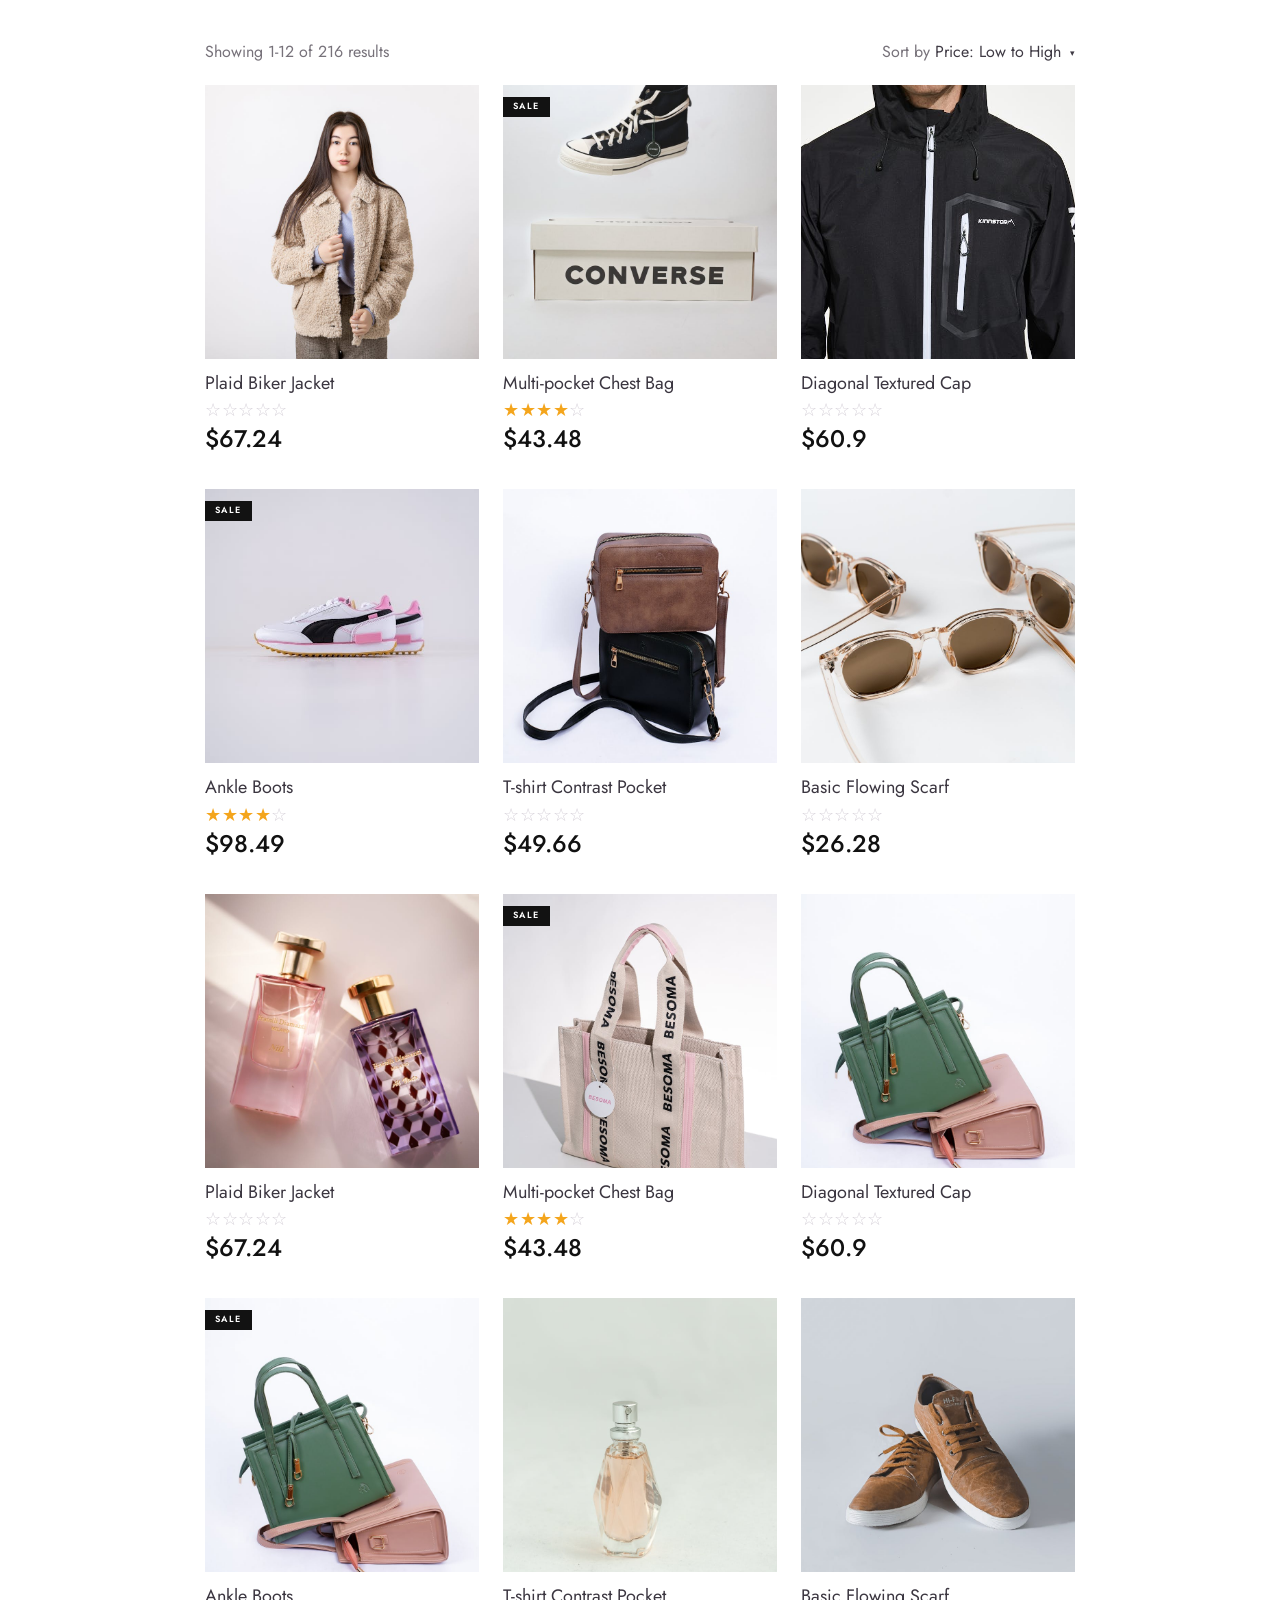
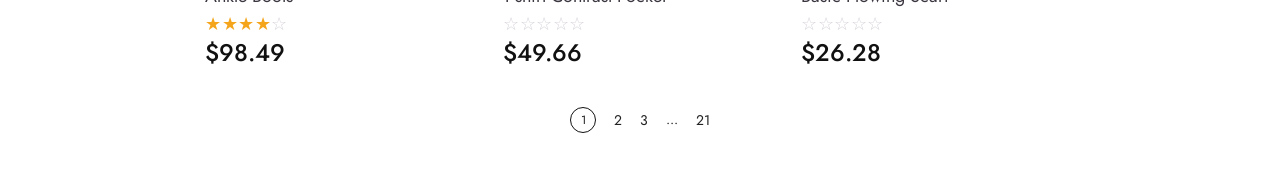
<file: 19-Position/index.html>
<!DOCTYPE html>
<html lang="en">
<head>
  <meta charset="UTF-8">
  <meta name="viewport" content="width=device-width, initial-scale=1.0">
  <title>Fashion Products</title>
  <link rel="stylesheet" href="public/css/global.css">
</head>
<body>
  <main class="catalog-page">
    <div class="page-shell">
      <div class="top-bar">
        <p class="results-text">Showing 1-12 of 216 results</p>
        <p class="sort-text">Sort by <span>Price: Low to High</span> <span class="caret">&#9662;</span></p>
      </div>

      <div class="product-list">
        <article class="product-card">
          <div class="product-image">
            <img src="public/images/product-1.jpg" alt="Plaid biker jacket">
          </div>
          <h3 class="product-title">Plaid Biker Jacket</h3>
          <div class="rating rating-empty">
            <span>&#9734;</span><span>&#9734;</span><span>&#9734;</span><span>&#9734;</span><span>&#9734;</span>
          </div>
          <p class="price">$67.24</p>
        </article>

        <article class="product-card">
          <div class="product-image">
            <span class="sale-badge">SALE</span>
            <img src="public/images/product-2.jpg" alt="Multi-pocket chest bag">
          </div>
          <h3 class="product-title">Multi-pocket Chest Bag</h3>
          <div class="rating rating-filled">
            <span>&#9733;</span><span>&#9733;</span><span>&#9733;</span><span>&#9733;</span><span class="muted">&#9734;</span>
          </div>
          <p class="price">$43.48</p>
        </article>

        <article class="product-card">
          <div class="product-image">
            <img src="public/images/product-3.jpg" alt="Diagonal textured cap">
          </div>
          <h3 class="product-title">Diagonal Textured Cap</h3>
          <div class="rating rating-empty">
            <span>&#9734;</span><span>&#9734;</span><span>&#9734;</span><span>&#9734;</span><span>&#9734;</span>
          </div>
          <p class="price">$60.9</p>
        </article>

        <article class="product-card">
          <div class="product-image">
            <span class="sale-badge">SALE</span>
            <img src="public/images/product-4.jpg" alt="Ankle boots">
          </div>
          <h3 class="product-title">Ankle Boots</h3>
          <div class="rating rating-filled">
            <span>&#9733;</span><span>&#9733;</span><span>&#9733;</span><span>&#9733;</span><span class="muted">&#9734;</span>
          </div>
          <p class="price">$98.49</p>
        </article>

        <article class="product-card">
          <div class="product-image">
            <img src="public/images/product-5.jpg" alt="T-shirt contrast pocket">
          </div>
          <h3 class="product-title">T-shirt Contrast Pocket</h3>
          <div class="rating rating-empty">
            <span>&#9734;</span><span>&#9734;</span><span>&#9734;</span><span>&#9734;</span><span>&#9734;</span>
          </div>
          <p class="price">$49.66</p>
        </article>

        <article class="product-card">
          <div class="product-image">
            <img src="public/images/product-6.jpg" alt="Basic flowing scarf">
          </div>
          <h3 class="product-title">Basic Flowing Scarf</h3>
          <div class="rating rating-empty">
            <span>&#9734;</span><span>&#9734;</span><span>&#9734;</span><span>&#9734;</span><span>&#9734;</span>
          </div>
          <p class="price">$26.28</p>
        </article>

        <article class="product-card">
          <div class="product-image">
            <img src="public/images/product-7.jpg" alt="Plaid biker jacket">
          </div>
          <h3 class="product-title">Plaid Biker Jacket</h3>
          <div class="rating rating-empty">
            <span>&#9734;</span><span>&#9734;</span><span>&#9734;</span><span>&#9734;</span><span>&#9734;</span>
          </div>
          <p class="price">$67.24</p>
        </article>

        <article class="product-card">
          <div class="product-image">
            <span class="sale-badge">SALE</span>
            <img src="public/images/product-8.jpg" alt="Multi-pocket chest bag">
          </div>
          <h3 class="product-title">Multi-pocket Chest Bag</h3>
          <div class="rating rating-filled">
            <span>&#9733;</span><span>&#9733;</span><span>&#9733;</span><span>&#9733;</span><span class="muted">&#9734;</span>
          </div>
          <p class="price">$43.48</p>
        </article>

        <article class="product-card">
          <div class="product-image">
            <img src="public/images/product-9.jpg" alt="Diagonal textured cap">
          </div>
          <h3 class="product-title">Diagonal Textured Cap</h3>
          <div class="rating rating-empty">
            <span>&#9734;</span><span>&#9734;</span><span>&#9734;</span><span>&#9734;</span><span>&#9734;</span>
          </div>
          <p class="price">$60.9</p>
        </article>

        <article class="product-card">
          <div class="product-image">
            <span class="sale-badge">SALE</span>
            <img src="public/images/product-10.jpg" alt="Ankle boots">
          </div>
          <h3 class="product-title">Ankle Boots</h3>
          <div class="rating rating-filled">
            <span>&#9733;</span><span>&#9733;</span><span>&#9733;</span><span>&#9733;</span><span class="muted">&#9734;</span>
          </div>
          <p class="price">$98.49</p>
        </article>

        <article class="product-card">
          <div class="product-image">
            <img src="public/images/product-11.jpg" alt="T-shirt contrast pocket">
          </div>
          <h3 class="product-title">T-shirt Contrast Pocket</h3>
          <div class="rating rating-empty">
            <span>&#9734;</span><span>&#9734;</span><span>&#9734;</span><span>&#9734;</span><span>&#9734;</span>
          </div>
          <p class="price">$49.66</p>
        </article>

        <article class="product-card">
          <div class="product-image">
            <img src="public/images/product-12.jpg" alt="Basic flowing scarf">
          </div>
          <h3 class="product-title">Basic Flowing Scarf</h3>
          <div class="rating rating-empty">
            <span>&#9734;</span><span>&#9734;</span><span>&#9734;</span><span>&#9734;</span><span>&#9734;</span>
          </div>
          <p class="price">$26.28</p>
        </article>
      </div>

      <div class="pagination">
        <a class="page-number active" href="#">1</a>
        <a class="page-number" href="#">2</a>
        <a class="page-number" href="#">3</a>
        <span class="dots">...</span>
        <a class="page-number" href="#">21</a>
      </div>
    </div>
  </main>
</body>
</html>
</file>
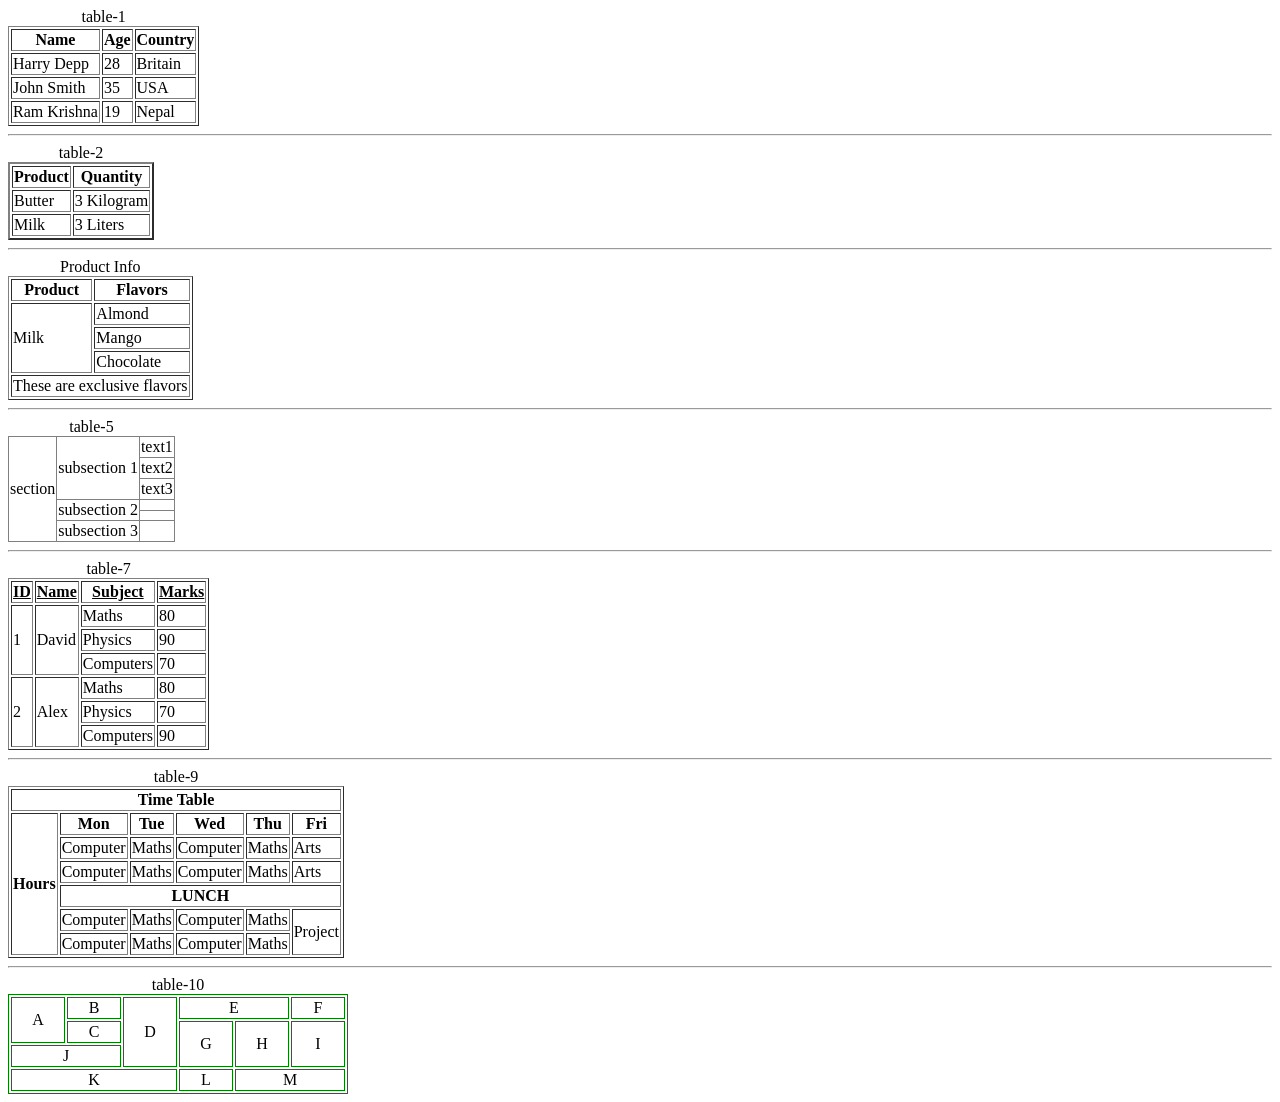
<file: 16-Tables/table.html>
<!DOCTYPE html>
<html lang="en">

<head>
    <meta charset="UTF-8">
    <meta name="viewport" content="width=device-width, initial-scale=1.0">
    <title>16-Tables</title>
    <style>
        .table-10, .table-10 td {
            border: 1px solid green;
        }
        .table-10 td {
            width: 50px;
            height: 18px;
            text-align: center;
        }
    </style>
</head>

<body>
    <table border="1px solid black">
        <caption>table-1</caption>
        <thead>
            <tr>
                <th>Name</th>
                <th>Age</th>
                <th>Country</th>
            </tr>
        </thead>
        <tbody>
            <tr>
                <td>Harry Depp</td>
                <td>28</td>
                <td>Britain</td>
            </tr>
            <tr>
                <td>John Smith</td>
                <td>35</td>
                <td>USA</td>
            </tr>
            <tr>
                <td>Ram Krishna</td>
                <td>19</td>
                <td>Nepal</td>
            </tr>
        </tbody>
        <tfoot></tfoot>
    </table>
    <hr>
    <table border="2px solid gray;">
        <caption>table-2</caption>
        <thead>
            <tr>
                <th >Product</th>
                <th >Quantity</th>
            </tr>
        </thead>
        <tbody>
            <tr>
                <td>Butter</td>
                <td>3 Kilogram</td>
            </tr>
            <tr>
                <td>Milk</td>
                <td>3 Liters</td>
            </tr>
        </tbody>
        <tfoot></tfoot>
    </table>
    <hr>
    <table border="1px solid black">
    <caption>Product Info</caption>
    <thead>
        <tr>
            <th>Product</th>
            <th>Flavors</th>
        </tr>
    </thead>
    <tbody>
        <tr>
            <td rowspan="3">Milk</td>
            <td>Almond</td>
        </tr>
        <tr>
            <td>Mango</td>
        </tr>
        <tr>
            <td>Chocolate</td>
        </tr>
    </tbody>
    <tfoot>
        <tr>
            <td colspan="2">These are exclusive flavors</td>
        </tr>
    </tfoot>
</table>
<hr>
<table border="1px solid black" style="border-collapse: collapse;">
    <caption>table-5</caption>
    <tbody>
        <tr>
            <td rowspan="6">section</td>
            <td rowspan="3">subsection 1</td>
            <td>text1</td>
        </tr>
        <tr>
            <td>text2</td>
        </tr>
        <tr>
            <td>text3</td>
        </tr>
        <tr>
            <td rowspan="2">subsection 2</td>
            <td></td>
        </tr>
        <tr>
            <td></td>
        </tr>
        <tr>
            <td>subsection 3</td>
            <td></td>
        </tr>
    </tbody>
</table>
<hr>
<table border="1px solid black">
    <caption>table-7</caption>
    <thead>
        <tr>
            <th><u>ID</u></th>
            <th><u>Name</u></th>
            <th><u>Subject</u></th>
            <th><u>Marks</u></th>
        </tr>
    </thead>
    <tbody>
        <tr>
            <td rowspan="3">1</td>
            <td rowspan="3">David</td>
            <td>Maths</td>
            <td>80</td>
        </tr>
        <tr>
            <td>Physics</td>
            <td>90</td>
        </tr>
        <tr>
            <td>Computers</td>
            <td>70</td>
        </tr>
        <tr>
            <td rowspan="3">2</td>
            <td rowspan="3">Alex</td>
            <td>Maths</td>
            <td>80</td>
        </tr>
        <tr>
            <td>Physics</td>
            <td>70</td>
        </tr>
        <tr>
            <td>Computers</td>
            <td>90</td>
        </tr>
    </tbody>
    <tfoot></tfoot>
</table>
<hr>
<table border="1px solid black">
    <caption>table-9</caption>
    <thead>
        <tr>
            <th colspan="6">Time Table</th>
        </tr>
    </thead>
    <tbody>
        <tr>
            <th rowspan="6">Hours</th>
            <th>Mon</th>
            <th>Tue</th>
            <th>Wed</th>
            <th>Thu</th>
            <th>Fri</th>
        </tr>
        <tr>
            <td>Computer</td>
            <td>Maths</td>
            <td>Computer</td>
            <td>Maths</td>
            <td>Arts</td>
        </tr>
        <tr>
            <td>Computer</td>
            <td>Maths</td>
            <td>Computer</td>
            <td>Maths</td>
            <td>Arts</td>
        </tr>
        <tr>
            <th colspan="5">LUNCH</th>
        </tr>
        <tr>
            <td>Computer</td>
            <td>Maths</td>
            <td>Computer</td>
            <td>Maths</td>
            <td rowspan="2">Project</td>
        </tr>
        <tr>
            <td>Computer</td>
            <td>Maths</td>
            <td>Computer</td>
            <td>Maths</td>
        </tr>
    </tbody>
    <tfoot></tfoot>
</table>
<hr>
<table class="table-10">
    <tbody >
        <caption>table-10</caption>
        <tr>
            <td rowspan="2" >A</td>
            <td>B</td>
            <td rowspan="3">D</td>
            <td colspan="2">E</td>
            <td>F</td>
        </tr>
        <tr>
            <td>C</td>
            <td rowspan="2">G</td>
            <td rowspan="2">H</td>
            <td rowspan="2">I</td>
        </tr>
        <tr>
            <td colspan="2">J</td>
        </tr>
        <tr>
            <td colspan="3">K</td>
            <td>L</td>
            <td colspan="2">M</td>
        </tr>
    </tbody>
</table>

</body>

</html>
</file>
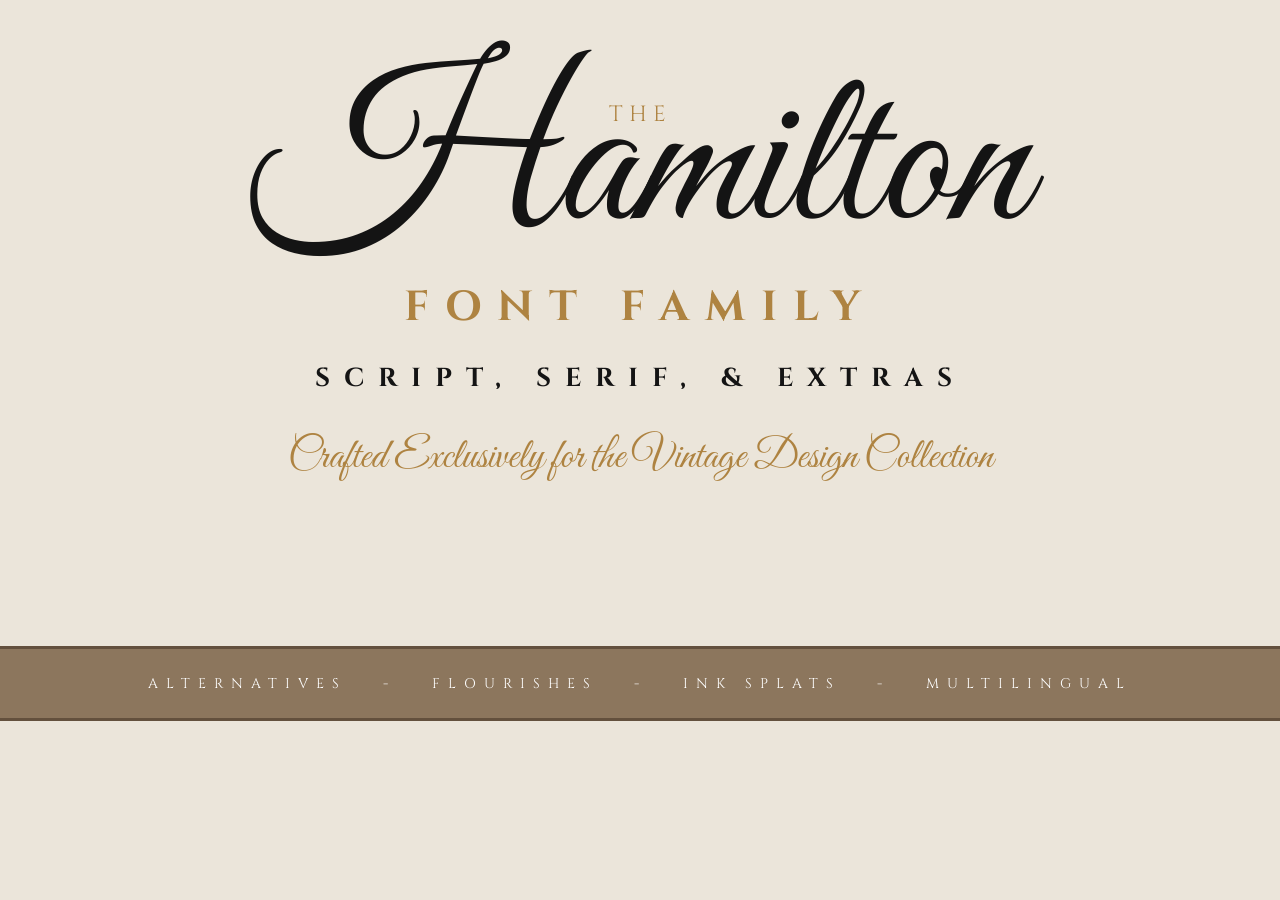
<file: 17-CssIntroBoxModelTextFontIcons/index1.html>
<!DOCTYPE html>
<html lang="en">
<head>
    <meta charset="UTF-8">
    <meta name="viewport" content="width=device-width, initial-scale=1.0">
    <title>index1</title>
    <link rel="stylesheet" href="./assets/css/style1.css">
</head>
<body>
    <div class="container">
        <div class="the-text">THE</div>
        <h1 class="hamilton">Hamilton</h1>
        <h2 class="font-family">FONT FAMILY</h2>
        <h3 class="styles">SCRIPT, SERIF, & EXTRAS</h3>
        <p class="crafted">Crafted Exclusively for the Vintage Design Collection</p>
    </div>
    <div class="footer-banner">
        ALTERNATIVES &nbsp; - &nbsp; FLOURISHES &nbsp; - &nbsp; INK SPLATS &nbsp; - &nbsp; MULTILINGUAL
    </div>
</body>
</html>
</file>
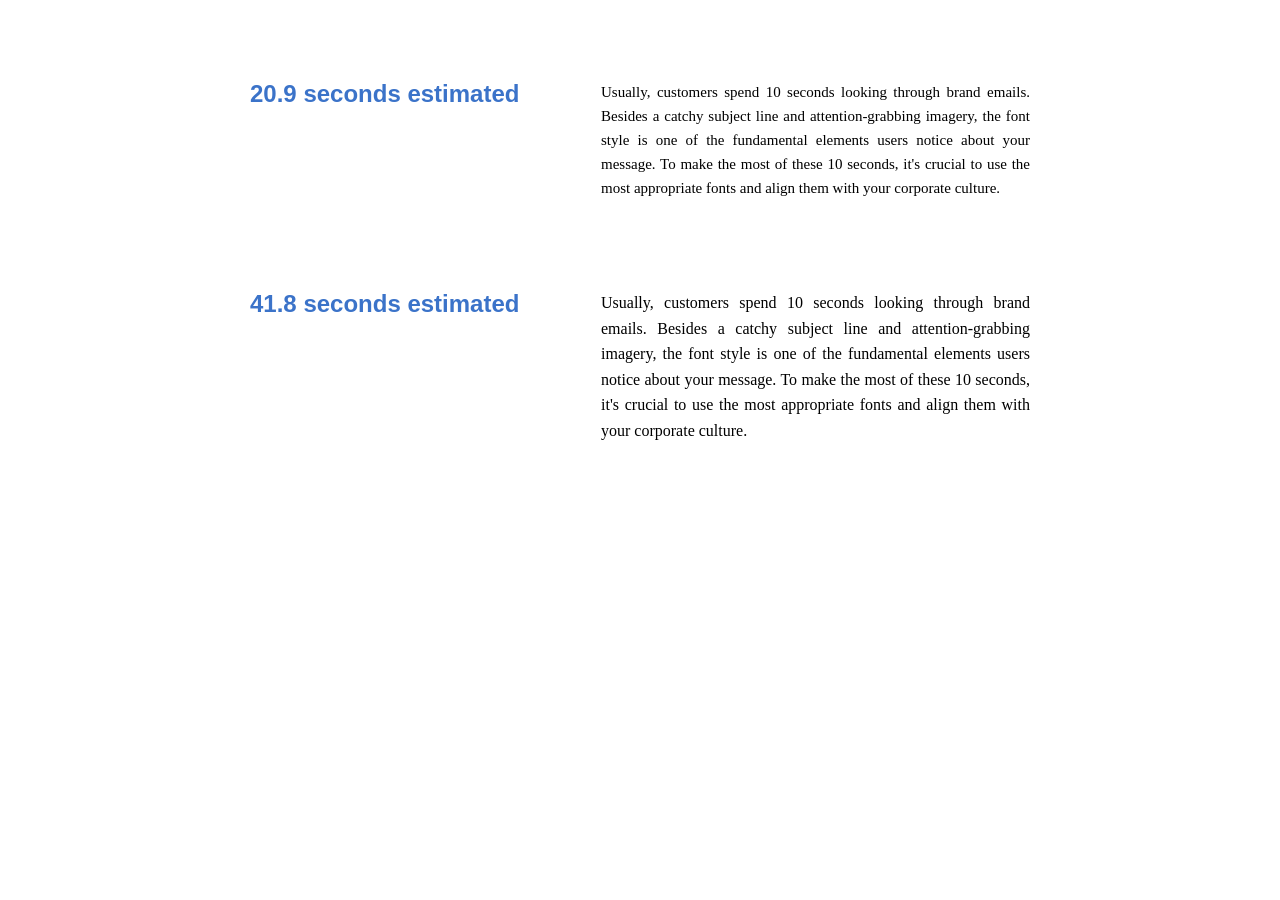
<file: 17-CssIntroBoxModelTextFontIcons/index2.html>
<!DOCTYPE html>
<html lang="en">

<head>
    <meta charset="UTF-8">
    <meta name="viewport" content="width=device-width, initial-scale=1.0">
    <title>index2</title>
    <link rel="stylesheet" href="./assets/css/style2.css">
</head>

<body>
    <div class="container">
        <div class="row first-row">
            <div class="time">20.9 seconds estimated</div>
            <div class="text normal">
                Usually, customers spend 10 seconds looking through brand emails. Besides a catchy subject line and
                attention-grabbing imagery, the font style is one of the fundamental elements users notice about your
                message. To make the most of these 10 seconds, it's crucial to use the most appropriate fonts and align
                them with your corporate culture.
            </div>
        </div>
        <div class="row">
            <div class="time">41.8 seconds estimated</div>
            <div class="text second">
                Usually, customers spend 10 seconds looking through brand emails. Besides a catchy subject line and
                attention-grabbing imagery, the font style is one of the fundamental elements users notice about your
                message. To make the most of these 10 seconds, it's crucial to use the most appropriate fonts and align
                them with your corporate culture.
            </div>
        </div>
    </div>
</body>

</html>
</file>
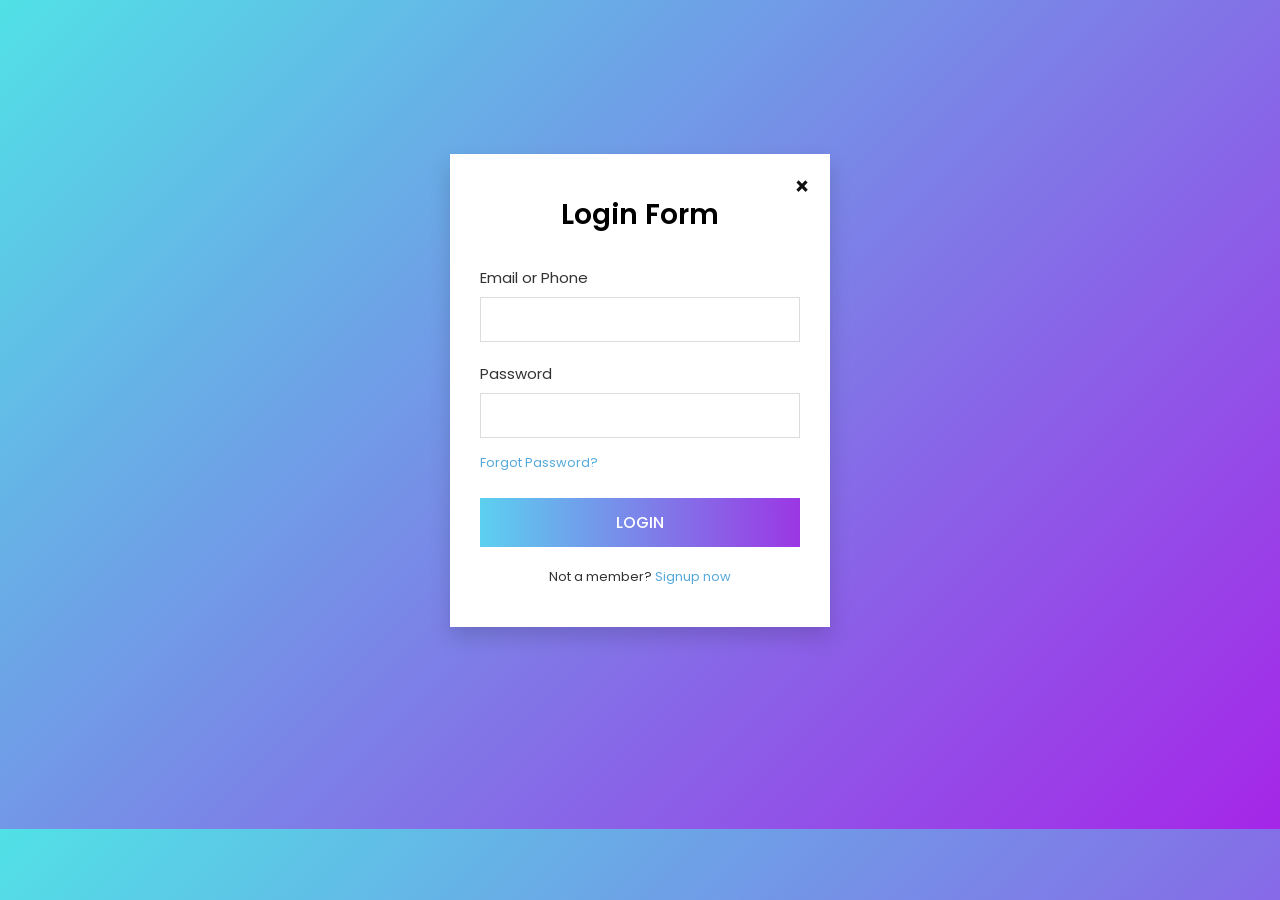
<file: 17-CssIntroBoxModelTextFontIcons/index4.html>
<!DOCTYPE html>
<html lang="en">
<head>
    <meta charset="UTF-8">
    <meta name="viewport" content="width=device-width, initial-scale=1.0">
    <title>index4</title>
    <link rel="stylesheet" href="./assets/css/style4.css">
</head>
<body>
    <div class="container">
        <div class="close-btn">&times;</div>
        <h2>Login Form</h2>
        <form>
            <div class="input-group">
                <label for="email">Email or Phone</label>
                <input type="text" id="email" name="email">
            </div>
            <div class="input-group">
                <label for="password">Password</label>
                <input type="password" id="password" name="password">
            </div>
            <a href="#" class="forgot">Forgot Password?</a>
            <button type="submit">LOGIN</button>
            <div class="signup-link">
                Not a member? <a href="#">Signup now</a>
            </div>
        </form>
    </div>
</body>
</html>
</file>
<file: 19-Position/public/css/global.css>
@import url("https://fonts.googleapis.com/css2?family=Jost:wght@400;500;600&display=swap");

* {
  box-sizing: border-box;
  margin: 0;
  padding: 0;
}

body {
  background: #ffffff;
  color: #171717;
  font-family: "Jost", sans-serif;
}

a {
  color: inherit;
  text-decoration: none;
}

.catalog-page {
  padding: 42px 0 60px;
}

.page-shell {
  width: 870px;
  max-width: calc(100% - 48px);
  margin: 0 auto;
}

.top-bar {
  display: flex;
  align-items: center;
  justify-content: space-between;
  padding-bottom: 22px;
  color: #77727a;
  font-size: 12px;
  line-height: 1.3;
}

.results-text,
.sort-text {
  font-size: 16px;
}

.sort-text span {
  color: #3f3a44;
}

.caret {
  display: inline-block;
  margin-left: 4px;
  font-size: 9px;
  position: relative;
  top: -1px;
}

.product-list {
  display: flex;
  flex-wrap: wrap;
  gap: 38px 24px;
}

.product-card {
  width: 274px;
}

.product-image {
  position: relative;
  width: 274px;
  height: 274px;
  background: #f4f3f8;
  overflow: hidden;
}

.product-image img {
  position: absolute;
  inset: 0;
  width: 100%;
  height: 100%;
  object-fit: cover;
  object-position: center;
}

.sale-badge {
  position: absolute;
  top: 12px;
  left: 0;
  z-index: 2;
  padding: 4px 10px 5px;
  background: #121212;
  color: #ffffff;
  font-size: 9px;
  font-weight: 600;
  letter-spacing: 0.16em;
  line-height: 1.2;
}

.product-title {
  margin-top: 13px;
  color: #3b3640;
  font-size: 18px;
  font-weight: 400;
  line-height: 1.25;
}

.rating {
  margin-top: 7px;
  font-size: 18px;
  letter-spacing: 0.03em;
  line-height: 1;
}

.rating-filled {
  color: #f4a51c;
}

.rating-empty {
  color: #d6d1d9;
}

.rating .muted {
  color: #d6d1d9;
}

.price {
  margin-top: 8px;
  color: #111111;
  font-size: 24px;
  font-weight: 500;
  line-height: 1;
}

.pagination {
  display: flex;
  align-items: center;
  justify-content: center;
  gap: 18px;
  margin-top: 42px;
  font-size: 14px;
  color: #222222;
}

.page-number {
  line-height: 1;
}

.page-number.active {
  width: 26px;
  height: 26px;
  border: 1px solid #121212;
  border-radius: 50%;
  display: flex;
  align-items: center;
  justify-content: center;
  font-size: 12px;
}

.dots {
  position: relative;
  top: -1px;
}
</file>
<file: 17-CssIntroBoxModelTextFontIcons/assets/css/style1.css>
@import url('https://fonts.googleapis.com/css2?family=Cinzel:wght@400;700&family=Great+Vibes&display=swap');

body {
    margin: 0;
    padding: 0;
    background-color: #ebe5da;
    text-align: center;
}

.container {
    padding-top: 100px;
    padding-bottom: 80px;
}

.the-text {
    font-family: 'Cinzel', serif;
    color: #ae8341;
    font-size: 22px;
    letter-spacing: 6px;
    margin-bottom: -70px;
    position: relative;
    z-index: 2;
}

.hamilton {
    font-family: 'Great Vibes', cursive;
    font-size: 220px;
    color: #141414;
    margin: 0;
    font-weight: 400;
    line-height: 1;
    position: relative;
    z-index: 1;
}

.font-family {
    font-family: 'Cinzel', serif;
    color: #ae8341;
    font-size: 42px;
    letter-spacing: 16px;
    margin-top: 0px;
    margin-bottom: 0;
    font-weight: 700;
}

.styles {
    font-family: 'Cinzel', serif;
    color: #141414;
    font-size: 26px;
    letter-spacing: 14px;
    margin-top: 25px;
    margin-bottom: 0;
    font-weight: 700;
}

.crafted {
    font-family: 'Great Vibes', cursive;
    font-size: 42px;
    color: #ae8341;
    margin-top: 35px;
    font-weight: 400;
}

.footer-banner {
    font-family: 'Cinzel', serif;
    background-color: #8c765d;
    color: #ffffff;
    padding: 25px 0;
    font-size: 14px;
    letter-spacing: 8px;
    border-top: 3px solid #63503d;
    border-bottom: 3px solid #63503d;
    margin-top: 40px;
}
</file>
<file: 17-CssIntroBoxModelTextFontIcons/assets/css/style2.css>
body {
margin: 0;
padding: 80px 20px;
background-color: #ffffff;
}
.container {
width: 780px;
margin: 0 auto;
}
.row {
display: table;
width: 100%;
}
.first-row {
margin-bottom: 90px;
}
.time {
display: table-cell;
width: 45%;



font-family: Arial;
font-weight: bold;
font-size: 24px;
color: #3b73c9;
padding-right: 20px;
}
.text {
display: table-cell;
width: 55%;
vertical-align: middle;
text-align: justify;
line-height: 1.6;
}
.normal {
font-family: Georgia, "Times New Roman", Times, serif;
font-size: 15px;
}
.second{
    font-family: cursive;
}
</file>
<file: 17-CssIntroBoxModelTextFontIcons/assets/css/style4.css>
@import url('https://fonts.googleapis.com/css2?family=Poppins:wght@400;500;600&display=swap');

* {
    margin: 0;
    padding: 0;
    box-sizing: border-box;
    font-family: 'Poppins', sans-serif;
}

body {
    padding: auto;
    height: 75vh;
    background: linear-gradient(135deg, #51e1e6, #a526e8);
}

.container {
    background: #fff;
    width: 380px;
    margin: auto;
    margin-top: 12%;
    padding: 40px 30px;
    position: relative;
    box-shadow: 0 10px 20px rgba(0, 0, 0, 0.15);
}

.close-btn {
    position: absolute;
    top: 15px;
    right: 20px;
    font-size: 24px;
    font-weight: 600;
    color: #111;
}

h2 {
    text-align: center;
    font-size: 28px;
    font-weight: 600;
    margin-bottom: 30px;
    color: #000;
}

.input-group {
    margin-bottom: 20px;
}

.input-group label {
    display: block;
    margin-bottom: 8px;
    font-size: 15px;
    color: #333;
}

.input-group input {
    width: 100%;
    padding: 10px;
    border: 1px solid #dcdcdc;
    font-size: 15px;
}

.forgot {
    display: block;
    margin-top: -5px;
    margin-bottom: 25px;
    text-decoration: none;
    color: #55a8dc;
    font-size: 13px;
}

button {
    width: 100%;
    padding: 12px;
    border: none;
    background: linear-gradient(to right, #5cd0ef, #9b37e4);
    color: #fff;
    font-size: 16px;
    font-weight: 500;
    margin-bottom: 20px;
}

.signup-link {
    text-align: center;
    font-size: 13px;
    color: #333;
}

.signup-link a {
    color: #55a8dc;
    text-decoration: none;
}
</file>
